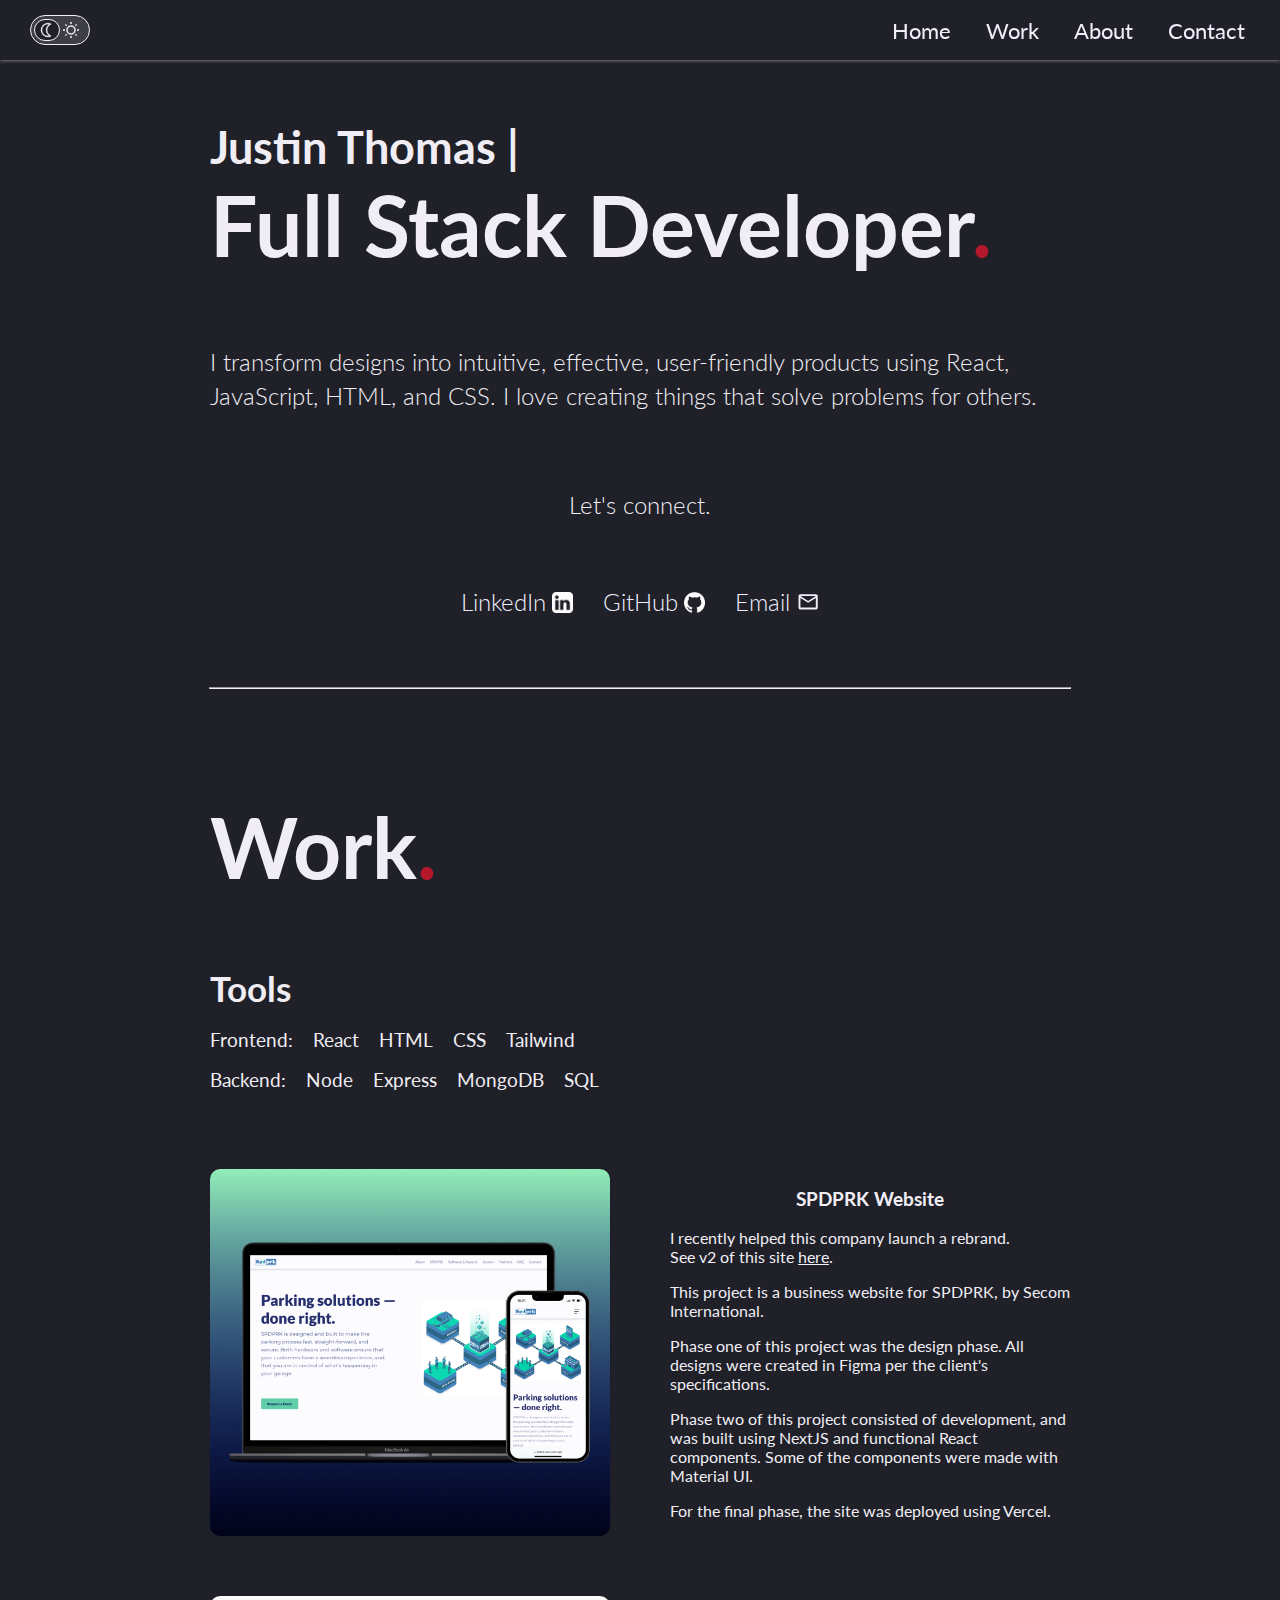
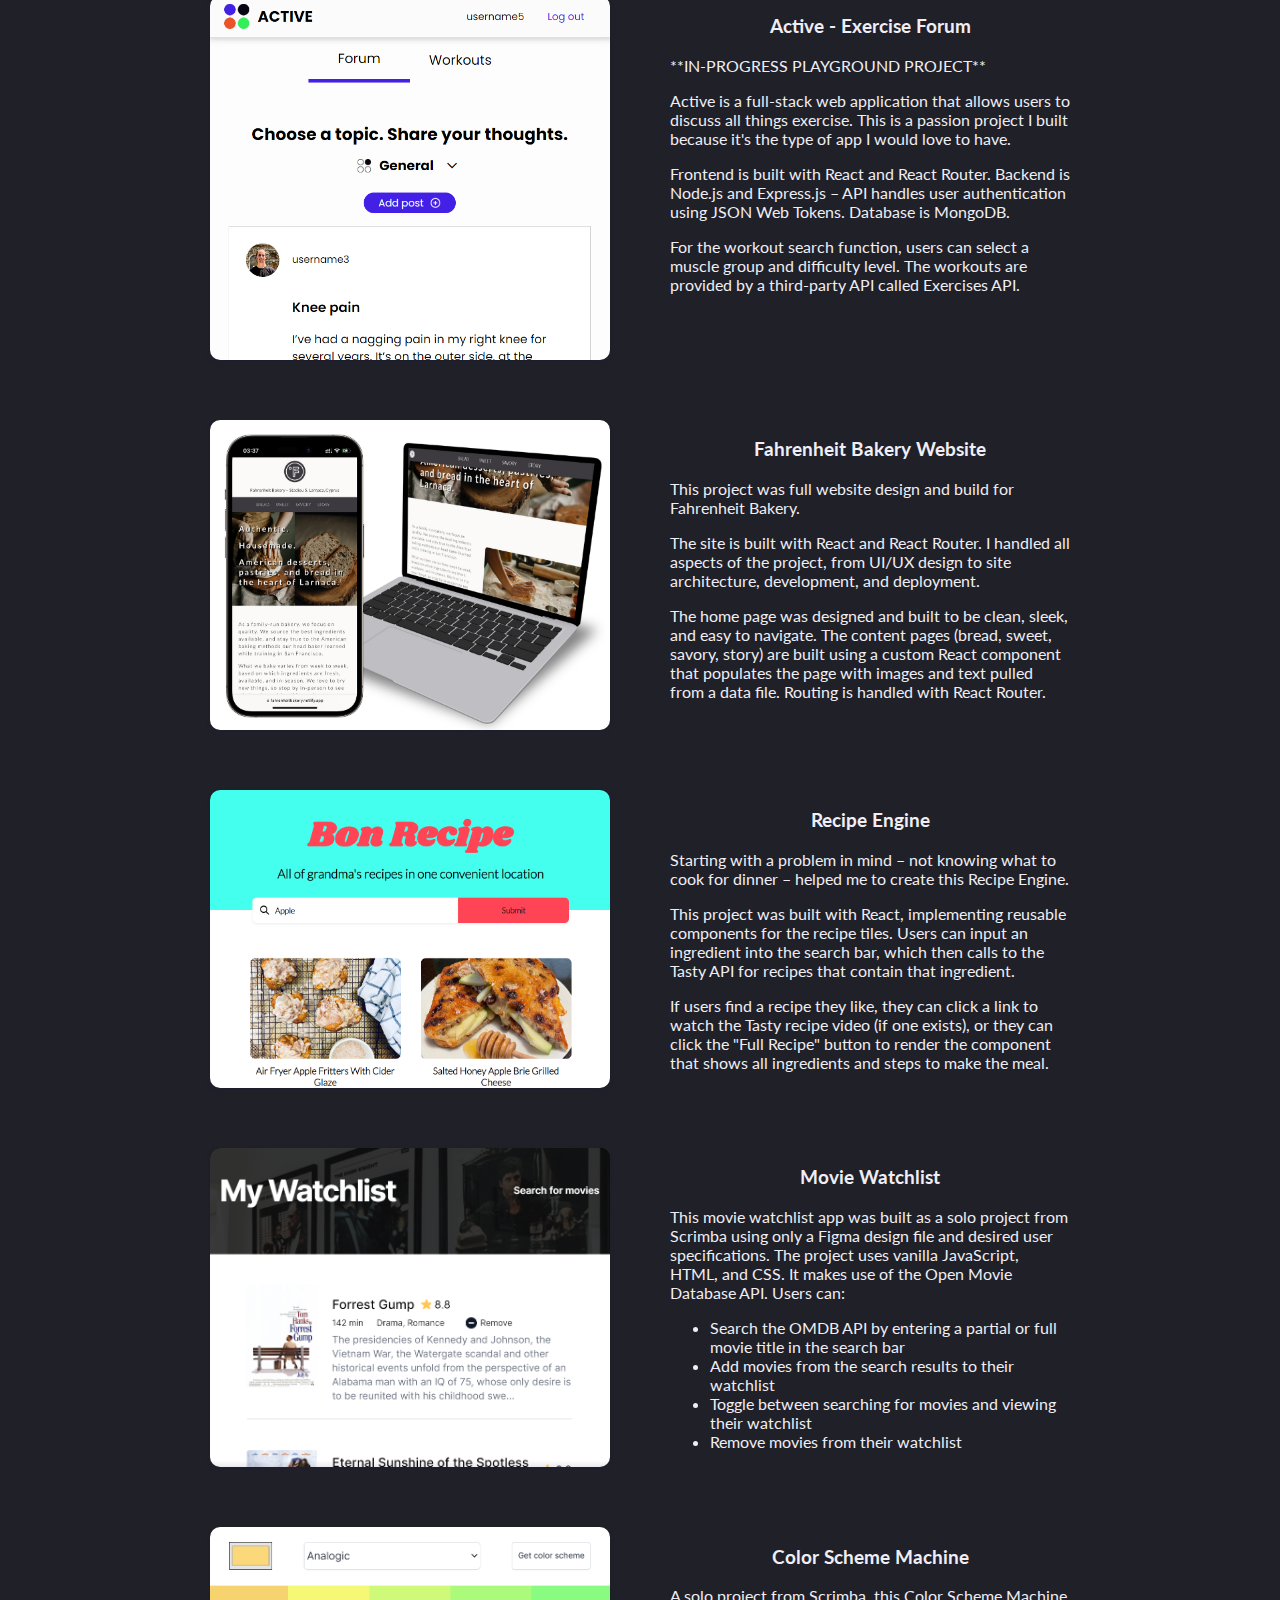
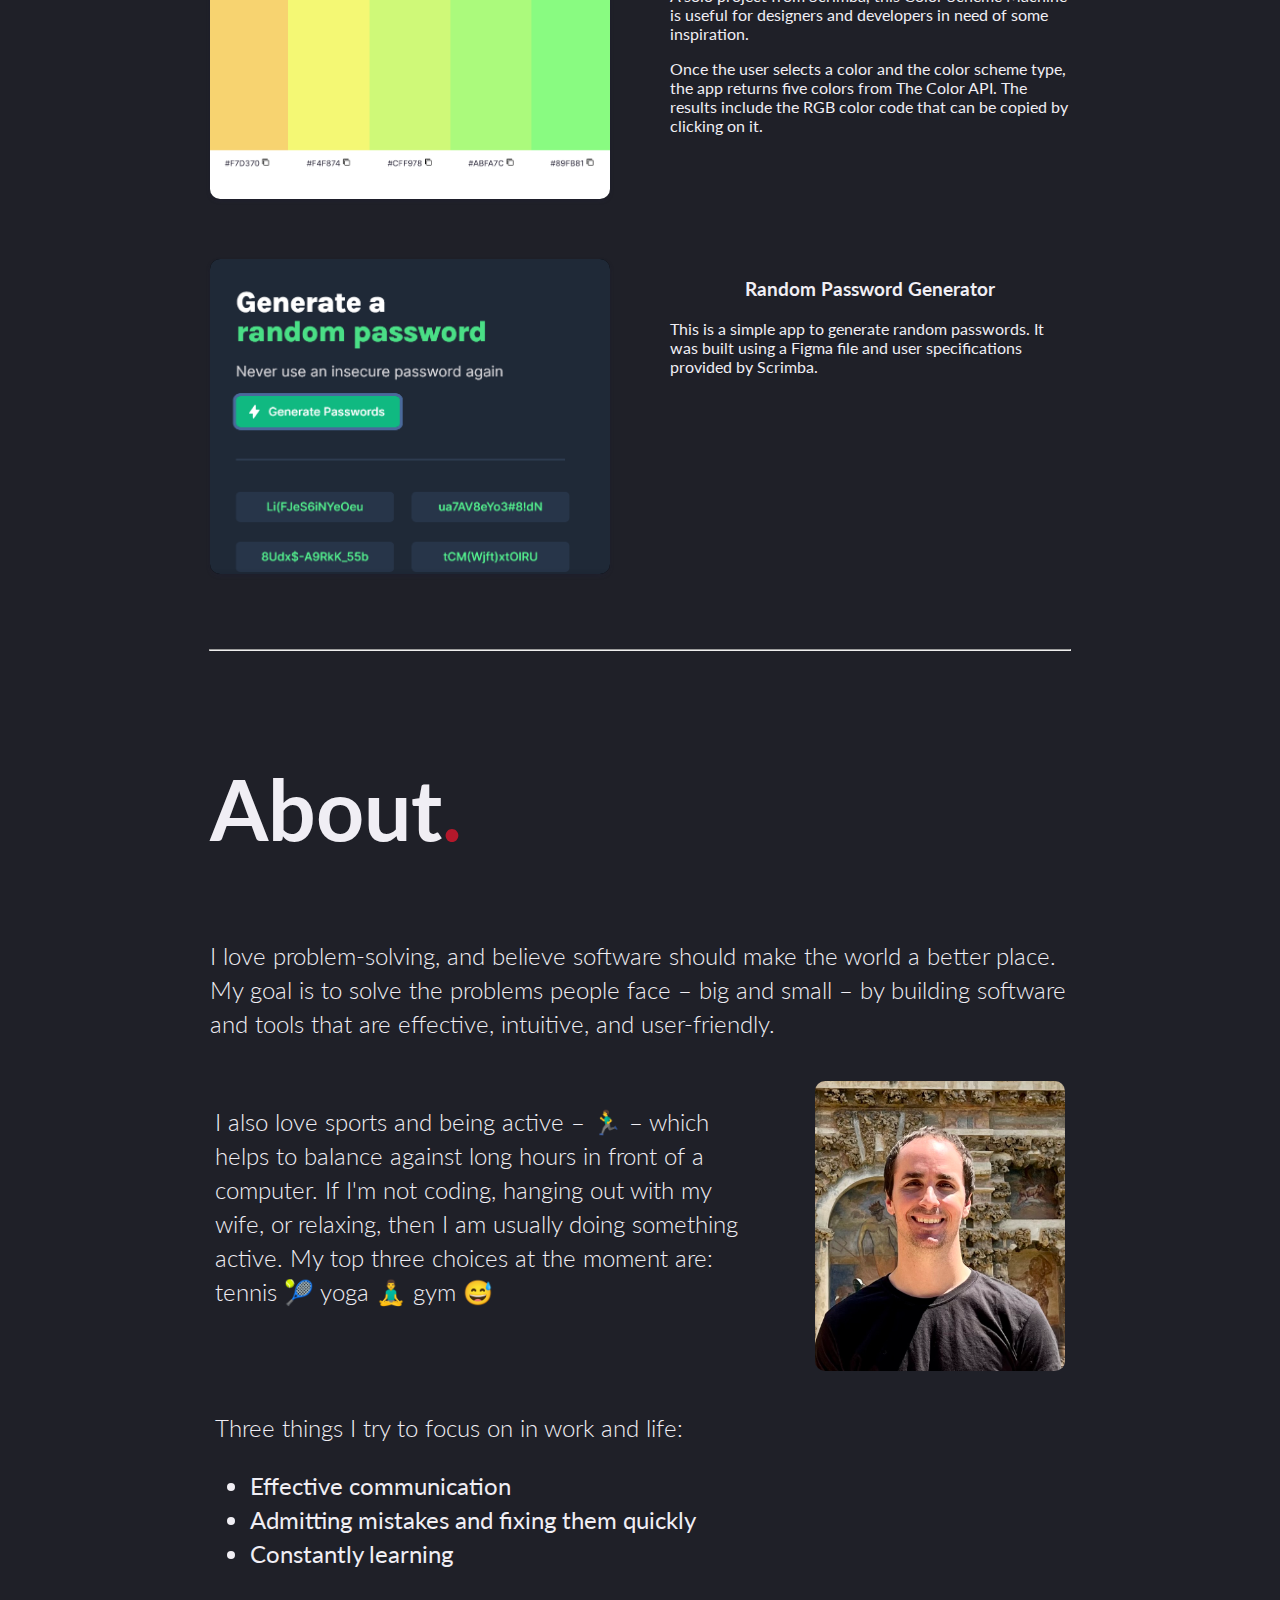
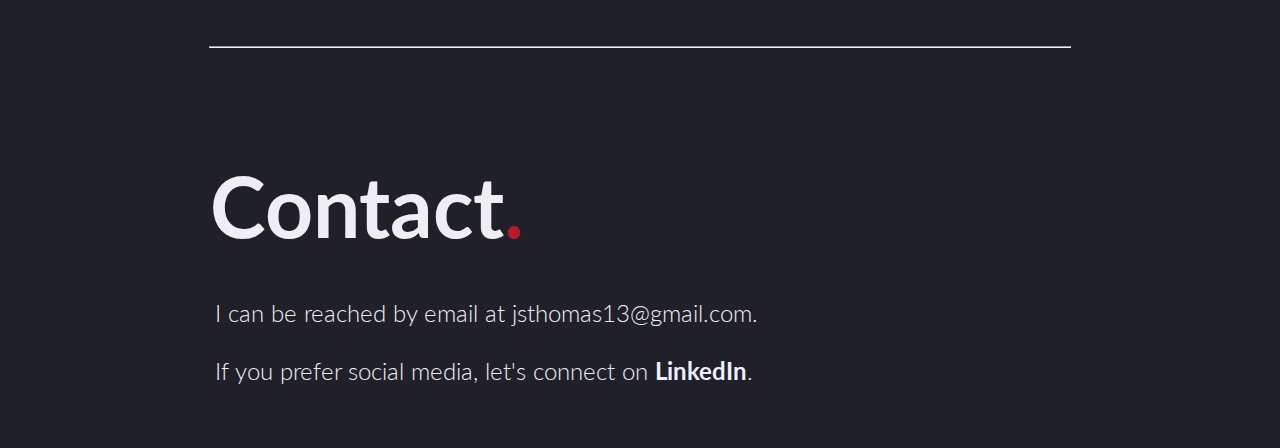
<file: index.html>
<!DOCTYPE html>
<html lang="en">
  <head>
    <meta charset="UTF-8">
    <meta name="viewport" content="width=device-width, initial-scale=1.0">
    <meta http-equiv="X-UA-Compatible" content="ie=edge">
    <title>Justin Thomas | Portfolio</title>
    <link rel="preconnect" href="https://fonts.googleapis.com">
    <link rel="preconnect" href="https://fonts.gstatic.com" crossorigin>
    <link href="https://fonts.googleapis.com/css2?family=Lato:wght@300&family=Raleway:ital,wght@0,400;0,700;1,400&display=swap" rel="stylesheet">
    <link rel="stylesheet" href="style.css">
  </head>
  <body>
    <nav id="navbar" class="navbar">
        <div class="mode-button-container">
            <label class="switch">
                <input id="mode-button" type="checkbox">
                <span class="slider round" id="slider-round">
                    <div class="dark-mode-icon-container">
                        <img class="dark-mode-icon-moon" src="/images/moon-icon.png" alt="moon-icon"/>
                        <img class="dark-mode-icon" src="/images/sun-icon.png" alt="sun-icon"/>
                    </div>
                </span>
            </label>
        </div>
        <div class="menu-items">
            <div><a id="home-button" href="#" class="underline">Home</a></div>
            <div><a id="projects-button" href="#work-section-title" class="underline">Work</a></div>
            <div><a id="about-button" href="#about-section-title" class="underline">About</a></div>
            <div><a id="contact-button" href="#contact-section-title" class="underline">Contact</a></div>
        </div>
    </nav>
    <!-- Beginning of Introduction section -->
    <div class="intro">
        <h1 id="title" class="title">Justin Thomas |</h1>
        <span id="role" class="role">Full Stack Developer<span class="red">.</span></span>
        <h3 id="summary" class="summary">I transform designs into intuitive, effective, user-friendly products using React, JavaScript, HTML, and CSS. I love creating things that solve problems for others.</h3>
        <h3 id="summary2" class="summary2">Let's connect.</h3>
        <div class="social-icons">
            <a id="linkedin-text" class="linkedin-text" href="https://linkedin.com/in/justin-thomas-9b4237b9" target="_blank"><div class="social-container"><p>LinkedIn</p><img id="linkedin-image" src="./images/linkedin-light.png" class="linkedin"/></div></a>
            <a id="github-text" class="github-text" href="https://github.com/justinshane13" target="_blank"><div class="social-container"><p>GitHub</p><img id="github-image" src="./images/GitHub-Mark-Light-120px-plus.png" class="linkedin"/></div></a>
            <a id="email-text" class="email-text" onclick="sendEmail()" href="#0"><div class="social-container"><p>Email</p><img id="email-image" src="./images/mail.svg" class="email-image"/></div></a>
        </div>
    </div>
    <hr id="work-divider"/>
    <!-- Beginning of Work section -->
    <div class="work-section-container">
        <div id="work-section-title" class="section-title">
            <div id="projects-section-title" class="role">Work<span class="red">.</span></div>
        </div>
        <!-- Specify tools used -->
        <div id="tools-section" class="tools-section">
            <p class="tools-title">Tools</p>
            <div class="tools-list">
                <p class="tool-item">Frontend:</p>
                <p class="tool-item">React</p>
                <p class="tool-item">HTML</p>
                <p class="tool-item">CSS</p>
                <p class="tool-item">Tailwind</p>
            </div>
            <div class="tools-list">
                <p class="tool-item">Backend:</p>
                <p class="tool-item">Node</p>
                <p class="tool-item">Express</p>
                <p class="tool-item">MongoDB</p>
                <p class="tool-item">SQL</p>
            </div>
        </div>
        <div id="projects-container" class="projects-container">
            <div class="img-container" id="img-container7">
                <img src="./images/portfolio_spdprk_image.png" class="project-img" id="project-img7"/>
                <a class="img-button-a" id="img-button-q" href="https://spdprk-site.vercel.app" target="_blank">Live Site</a>
                <a class="img-button-b" id="img-button-r" href="https://github.com/justinshane13/SPDPRK-site" target="_blank">GitHub</a>
                <div class="made-with" id="made-with7">
                    <p class="built">Built with:</p>
                    <p class="tools">NextJS | React | Material UI<br>HTML | CSS | Vercel</p>
                </div>
            </div>
            <div>
                <h3>SPDPRK Website</h3>
                <div class="project-description">
                    <p>I recently helped this company launch a rebrand.<br>See v2 of this site <a href="https://spdprk.com" target="_blank" style="color: inherit;">here</a>.</p>
                    <p>This project is a business website for SPDPRK, by Secom International.</p>
                    <p>Phase one of this project was the design phase. All designs were created in Figma per the client's specifications.</p>
                    <p>Phase two of this project consisted of development, and was built using NextJS and functional React components. Some of the components were made with Material UI.</p>
                    <p>For the final phase, the site was deployed using Vercel.</p>
                </div>
            </div>
            <div class="img-container" id="img-container6">
                <img src="./images/Social-App.png" class="project-img" id="project-img6"/>
                <a class="img-button-a" id="img-button-o" href="https://social-frontend-7ruj.onrender.com/" target="_blank">Live Site</a>
                <a class="img-button-b" id="img-button-p" href="https://github.com/justinshane13/social-frontend" target="_blank">GitHub</a>
                <div class="made-with" id="made-with6">
                    <p class="built">Built with:</p>
                    <p class="tools">React | React Router | Node.js<br>Express.js | MongoDB | Exercises API</p>
                </div>
            </div>
            <div>
                <h3>Active - Exercise Forum</h3>
                <div class="project-description">
                    <p>**IN-PROGRESS PLAYGROUND PROJECT**</p>
                    <p>Active is a full-stack web application that allows users to discuss all things exercise. This is a passion project I built because it's the type of app I would love to have.</p>
                    <p>Frontend is built with React and React Router. Backend is Node.js and Express.js – API handles user authentication using JSON Web Tokens. Database is MongoDB.</p>
                    <p>For the workout search function, users can select a muscle group and difficulty level. The workouts are provided by a third-party API called Exercises API.</p>
                </div>
            </div>
            <div class="img-container" id="img-container5">
                <img src="./images/Combo-Mockup.png" class="project-img" id="project-img5"/>
                <a class="img-button-a" id="img-button-m" href="https://fahrenheitbakery.com/" target="_blank">Live Site</a>
                <a class="img-button-b" id="img-button-n" href="https://github.com/justinshane13/fahrenheit_website" target="_blank">GitHub</a>
                <div class="made-with" id="made-with5">
                    <p class="built">Built with:</p>
                    <p class="tools">React | React Router<br>JavaScript | HTML | CSS</p>
                </div>
            </div>
            <div>
                <h3>Fahrenheit Bakery Website</h3>
                <div class="project-description">
                    <p>This project was full website design and build for Fahrenheit Bakery.</p>
                    <p>The site is built with React and React Router. I handled all aspects of the project, from UI/UX design to site architecture, development, and deployment.</p>
                    <p>The home page was designed and built to be clean, sleek, and easy to navigate. The content pages (bread, sweet, savory, story) are built using a custom React component that populates the page with images and text pulled from a data file. Routing is handled with React Router.</p>
                </div>
            </div>
            <div class="img-container" id="img-container2">
                <img src="./images/Recipe-Generator-Image.png" class="project-img" id="project-img2"/>
                <a class="img-button-a" id="img-button-d" href="https://recipegeneratorjt.netlify.app" target="_blank">Live Site</a>
                <a class="img-button-b" id="img-button-e" href="https://github.com/justinshane13/Recipe-Generator" target="_blank">GitHub</a>
                <div class="made-with" id="made-with2">
                    <p class="built">Built with:</p>
                    <p class="tools">React | JavaScript | HTML<br>CSS | Tasty API</p>
                </div>
            </div>
            <div>
                <h3>Recipe Engine</h3>
                <div class="project-description">
                    <p>Starting with a problem in mind – not knowing what to cook for dinner – helped me to create this Recipe Engine.</p>
                    <p>This project was built with React, implementing reusable components for the recipe tiles. Users can input an ingredient into the search bar, which then calls to the Tasty API for recipes that contain that ingredient.</p>
                    <p>If users find a recipe they like, they can click a link to watch the Tasty recipe video (if one exists), or they can click the "Full Recipe" button to render the component that shows all ingredients and steps to make the meal.</p>
                </div>
            </div>
            <div class="img-container" id="img-container1">
                <img src="./images/MovieWatchlist1.png" class="project-img" id="project-img1"/>
                <a class="img-button-a" id="img-button-a" href="https://moviewatchlistjt.netlify.app" target="_blank">Live Site</a>
                <a class="img-button-b" id="img-button-b" href="https://github.com/justinshane13/Movie-Watchlist" target="_blank">GitHub</a>
                <div class="made-with" id="made-with1">
                    <p class="built">Built with:</p>
                    <p class="tools">JavaScript | HTML<br>CSS | OMDB API</p>
                </div>
            </div>
            <div>
                <h3>Movie Watchlist</h3>
                <div class="project-description">
                    <p>This movie watchlist app was built as a solo project from Scrimba using only a Figma design file and desired user specifications. The project uses vanilla JavaScript, HTML, and CSS. It makes use of the Open Movie Database API. Users can:</p>
                    <ul>
                        <li>Search the OMDB API by entering a partial or full movie title in the search bar</li>
                        <li>Add movies from the search results to their watchlist</li>
                        <li>Toggle between searching for movies and viewing their watchlist</li>
                        <li>Remove movies from their watchlist</li>
                    </ul>
                </div>
                <p></p>
            </div>
            <div class="img-container" id="img-container3">
                <img src="./images/Color Scheme Generator.png" class="project-img" id="project-img3"/>
                <a class="img-button-a" id="img-button-g" href="https://colorschemegeneratorjt.netlify.app" target="_blank">Live Site</a>
                <a class="img-button-b" id="img-button-h" href="https://github.com/justinshane13/Color-Scheme-Generator" target="_blank">GitHub</a>
                <div class="made-with" id="made-with3">
                    <p class="built">Built with:</p>
                    <p class="tools">JavaScript | HTML<br>CSS | The Color API</p>
                </div>
            </div>
            <div>
                <h3>Color Scheme Machine</h3>
                <div class="project-description">
                    <p>A solo project from Scrimba, this Color Scheme Machine is useful for designers and developers in need of some inspiration.</p>
                    <p>Once the user selects a color and the color scheme type, the app returns five colors from The Color API. The results include the RGB color code that can be copied by clicking on it.</p>
                </div>
            </div>
            <div class="img-container" id="img-container4">
                <img src="./images/Password Generator.png" class="project-img" id="project-img4"/>
                <a class="img-button-a" id="img-button-j" href="https://passwordgeneratorjt.netlify.app" target="_blank">Live Site</a>
                <a class="img-button-b" id="img-button-k" href="https://github.com/justinshane13/Password-Generator" target="_blank">GitHub</a>
                <div class="made-with" id="made-with4">
                    <p class="built">Built with:</p>
                    <p class="tools">JavaScript | HTML | CSS</p>
                </div>
            </div>
            <div>
                <h3>Random Password Generator</h3>
                <div class="project-description">
                    <p>This is a simple app to generate random passwords. It was built using a Figma file and user specifications provided by Scrimba.</p>
                </div>
            </div>
        </div>
    </div>
    <hr/>
    <!-- Beginning of About section -->
    <div class="about-container" id="about-container">
        <div id="about-section-title" class="section-title">
            <div id="about-section-title" class="role">About<span class="red">.</span></div>
        </div>
        <h3 class="about-summary-work">I love problem-solving, and believe software should make the world a better place. My goal is to solve the problems people face – big and small – by building software and tools that are effective, intuitive, and user-friendly.</h3>
        <div class="about-with-photo">
            <h3 class="about-summary-personal">I also love sports and being active – 🏃‍♂️ – which helps to balance against long hours in front of a computer. If I'm not coding, hanging out with my wife, or relaxing, then I am usually doing something active. My top three choices at the moment are: tennis 🎾 yoga 🧘‍♂️ gym 😅</h3>
            <img src="./images/IMG_2040.jpg" class="headshot"/>
        </div>
        <h3 class="about-summary-work2">Three things I try to focus on in work and life:</h3>
        <div class="about-list">
            <ul>
                <li>Effective communication</li>
                <li>Admitting mistakes and fixing them quickly</li>
                <li>Constantly learning</li>
            </ul>
        </div>
    </div>
    <hr/>
    <!-- Beginning of Contact section -->
    <div id="contact-section" class="contact-section">
        <div id="contact-section-title" class="section-title">
            <div id="contact-section-title" class="role">Contact<span class="red">.</span></div>
        </div>
        <div class="contact-text">
            <p>I can be reached by email at jsthomas13@gmail.com.</p>
            <p>If you prefer social media, let's connect on <a id="linkedin-text2" class="linkedin-text underline bold"href="https://linkedin.com/in/justin-thomas-9b4237b9" target="_blank">LinkedIn</a>.</p>
        </div>
    </div>
	<script src="index.js"></script>
  </body>
</html>
</file>
<file: style.css>
html {
    scroll-behavior: smooth;
}

body {
    text-align: center;
    justify-content: center;
    margin: 0px 0px 60px 0px;
    background-color: rgb(31, 32, 40);
    color: rgb(240, 238, 244);
    font-family: Lato, sans-serif;
    position: relative;
    overflow-x: hidden;
}

body:before {
    background-size: cover;
    content: '';
    position: absolute;
    left: 0; right: 0; top: 0; bottom: 0;
    z-index: -1;
    opacity: 0.2;
}

.navbar {
    height: 60px;
    display: flex;
    justify-content: right;
    align-items: center;
    font-size: 22px;
    width: 100%;
    position: fixed;
    top: 0;
    background-color: rgb(31, 32, 40);
    box-shadow: 0px 1px 3px rgb(120, 119, 122);
    z-index: 100;
}

.menu-items {
    display: flex;
}

.mode-button-container {
    margin-right: auto;
    display: flex;
    align-items: center;
}

/* The switch - the box around the slider */
.switch {
    position: relative;
    display: inline-block;
    width: 60px;
    height: 30px;
    margin-left: 30px;
}

/* Hide default HTML checkbox */
.switch input {
    opacity: 0;
    width: 0;
    height: 0;
}

.dark-mode-icon-container {
    display: flex;
    justify-content: space-between;
}

.dark-mode-icon-moon {
    width: 16px;
    height: 16px;
    margin-left: -1px;
    margin-top: 3px;
    margin-right: 2px;
    z-index: 99;
}

.dark-mode-icon {
    width: 16px;
    height: 16px;
    margin-top: 3px;
    margin-right: 2px;
    z-index: 99;
}

/* The slider */
.slider {
    position: absolute;
    cursor: pointer;
    top: 0;
    left: 0;
    right: 0;
    bottom: 0;
    background-color: rgb(61, 62, 70);
    border: 1px solid rgb(240, 238, 244);
    -webkit-transition: .4s;
    transition: .4s;
}

.slider:before {
    position: absolute;
    content: "";
    height: 20px;
    width: 24px;
    left: 3px;
    bottom: 3px;
    border: 1px solid rgb(240, 238, 244);
    background-color: rgb(31, 32, 40);
    -webkit-transition: .4s;
    transition: .4s;
}

input {
    background-color: rgb(31, 32, 40);
}

input:checked {
    background-color: rgb(31, 32, 40);
}

input:checked + .slider:before {
    -webkit-transform: translateX(24px);
    -ms-transform: translateX(24px);
    transform: translateX(24px);
}

/* Rounded sliders */
.slider.round {
    border-radius: 30px;
    font-size: 15px;
    padding-top: 3px;
    padding-right: 8px;
    padding-left: 8px;
    text-align: right;
    color: black;
    font-weight: bold;
}

.slider.round:before {
    border-radius: 11px;
}

.navbar a {
    text-decoration: none;
    color: rgb(240, 238, 252);
    margin-right: 35px;
}

.underline {
    display: inline;
    position: relative;
    overflow: hidden;
}

.underline-light {
    display: inline;
    position: relative;
    overflow: hidden;
}

.underline:after {
    content: "";
    position: absolute;
    z-index: -1;
    left: 0;
    right: 100%;
    bottom: -4px;
    background: rgb(180, 24, 43);
    height: 2px;
    transition-property: left right;
    transition-duration: 0.3s;
    transition-timing-function: ease-out;
}

.underline-light:after {
    content: "";
    position: absolute;
    z-index: -1;
    left: 0;
    right: 100%;
    bottom: -4px;
    background: rgb(180, 24, 43);
    height: 2px;
    transition-property: left right;
    transition-duration: 0.3s;
    transition-timing-function: ease-out;
}

.underline:hover:after,
.underline:focus:after,
.underline:active:after {
    right: 0;
}

.underline-light:hover:after,
.underline-light:focus:after,
.underline-light:active:after {
    right: 0;
}

.intro {
    margin-top: 60px;
    justify-content: center;
    width: 860px;
    text-align: left;
    margin-left: auto;
    margin-right: auto;
    margin-top: 120px;
}

.title {
    font-size: 45px;
    font-weight: bold;
    margin-left: auto;
    margin-right: auto;
    margin-bottom: 0px;
    width: 100%;
}

.role {
    font-size: 84px;
    font-weight: bold;
    margin-top: 0px;
    width: 100%;
    text-align: left;
}

.red {
    color: rgb(180, 24, 43);
}

.blue {
    color: rgb(24, 42, 180);
}

.green {
    color: rgb(42, 180, 24)
}

.summary {
    font-size: 24px;
    width: 100%;
    text-align: left;
    font-weight: 300;
    line-height: 34px;
    margin-top: 70px;
}

.summary2 {
    font-size: 24px;
    width: 100%;
    text-align: center;
    font-weight: 300;
    line-height: 34px;
    margin-top: 75px;
}

.social-icons {
    display: flex;
    justify-content: center;
    margin-top: 40px;
}

.linkedin {
    height: 21px;
    float: right;
    margin-left: 6px;
}

.email-image {
    height: 24px;
    float: right;
    margin-left: 6px;
}

.linkedin-text {
    font-size: 24px;
    font-weight: 300;
    text-decoration: none;
    color:rgb(240, 238, 252);
    line-height: 20px;
}

.github-text {
    font-size: 24px;
    font-weight: 300;
    text-decoration: none;
    color:rgb(240, 238, 252);
    margin-left: 30px;
    line-height: 20px;
}

.email-text {
    font-size: 24px;
    font-weight: 300;
    text-decoration: none;
    color:rgb(240, 238, 252);
    line-height: 20px;
    margin-left: 30px;
}

hr {
    width: 860px;
    margin-top: 75px;
}

.section-title {
    width: 860px;
    margin-left: auto;
    margin-right: auto;
    margin-top: 0px;
    height: 200px;
    display: flex;
    align-items: flex-end;
}

.tools-section {
    margin-top: 70px;
    text-align: left;
}

.tools-title {
    font-size: 2.2em;
    font-weight: bold;
    margin-bottom: 0px;
}

.tools-list {
    display: flex;
    height: 40px;
}

.tool-item {
    margin-right: 20px;
    font-size: 1.2em;
}

.projects-title {
    font-size: 2.2em;
    font-weight: bold;
    margin-bottom: 0px;
    margin-top: 80px;
    width: 90%;
    text-align: left;
}

.work-section-container {
    width: 860px;
    margin-left: auto;
    margin-right: auto;
}

.projects-container {
    width: 860px;
    display: grid;
    grid-template-columns: 400px 400px;
    grid-gap: 60px;
    margin-left: auto;
    margin-right: auto;
    margin-top: 80px;
}

.img-container {
    position: relative;
    background-color: black;
    border-radius: 10px;
    height: 100%;
    width: 100%;
}

.img-container img {
    height: 100%;
    width: 100%;
    transition: .5s;
}

.img-container .img-button-a {
    position: absolute;
    top: 20%;
    left: 30%;
    transform: translate(-50%, -50%);
    -ms-transform: translate(-50%, -50%);
    font-weight: bold;
    background-color: transparent;
    background-repeat: no-repeat;
    color: rgb(240, 238, 252);
    font-size: 18px;
    padding: 6px 6px;
    border: none;
    cursor: pointer;
    border-radius: 5px;
    opacity: 0;
    transition: .5s;
    font-family: Lato;
    text-decoration: none;
}

.img-container .img-button-b {
    position: absolute;
    top: 20%;
    left: 70%;
    transform: translate(-50%, -50%);
    -ms-transform: translate(-50%, -50%);
    font-weight: bold;
    background-color: transparent;
    background-repeat: no-repeat;
    color: rgb(240, 238, 252);
    font-size: 18px;
    padding: 6px 6px;
    border: none;
    cursor: pointer;
    border-radius: 5px;
    opacity: 0;
    transition: .5s;
    font-family: Lato;
    text-decoration: none;
}

.img-container button:hover {
    background-color: rgb(63, 150, 156);
    opacity: .5;
}

.project-img {
    border-radius: 10px;
    box-shadow: rgba(50, 50, 93, 0.25) 0px 2px 5px -1px, rgba(0, 0, 0, 0.3) 0px 1px 3px -1px;
    object-fit: cover;
}

.made-with {
    width: 100%;
    position: absolute;
    top: 77%;
    left: 50%;
    transform: translate(-50%, -50%);
    -ms-transform: translate(-50%, -50%);
    font-size: 18px;
    color: rgb(240, 238, 252);
    font-weight: bold;
    opacity: 0;
    transition: .5s;
    font-family: Lato;
}

.built {
    font-size: 14px;
    font-family: Lato;
    margin-bottom: 0px;
}

.tools {
    margin-top: 5px;
}

.project-description {
    text-align: left;
}

.about-title {
    font-size: 84px;
    font-weight: bold;
}

.about-summary-work {
    font-size: 24px;
    width: 100%;
    text-align: left;
    font-weight: 300;
    margin-top: 80px;
    margin-left: auto;
    margin-right: auto;
    line-height: 34px;
}

.about-summary-personal {
    font-size: 24px;
    text-align: left;
    font-weight: 300;
    line-height: 34px;
}

.headshot {
    object-fit: cover;
    width: 250px;
    height: 290px;
    border-radius: 10px;
    margin-left: 50px;
}

.about-with-photo {
    display: flex;
    width: 850px;
    margin-left: auto;
    margin-right: auto;
    margin-top: 40px;
}

.social-container {
    display: flex;
    height: 20px;
    align-items: center;
    margin-top: 30px;
}

.social-container:hover {
    font-weight: bold;
}

.about-container {
    width: 860px;
    margin-left: auto;
    margin-right: auto;
}

.about-summary-work2 {
    font-size: 24px;
    width: 850px;
    text-align: left;
    font-weight: 300;
    margin-left: auto;
    margin-right: auto;
    line-height: 34px;
    margin-top: 40px;
}

.about-list {
    font-size: 24px;
    text-align: left;
    margin-top: 0px;
    line-height: 34px;
    width: 850px;
}

.contact-text {
    font-size: 24px;
    width: 850px;
    text-align: left;
    font-weight: 300;
    margin-left: auto;
    margin-right: auto;
    line-height: 34px;
    margin-top: 40px;
}

.bold {
    font-weight: bold;
}

@media screen and (max-width: 940px) {
    .intro {
        width: 600px;
        margin-left: auto;
        margin-right: auto;
    }

    hr {
        width: 600px;
    }

    .section-title {
        width: 600px;
    }

    .projects-container {
        width: 600px;
        display: grid;
        gap: 60px;
        grid-template-columns: 600px;
        margin-left: auto;
        margin-right: auto;
    }

    .work-section-container {
        width: 600px;
        margin-left: auto;
        margin-right: auto;
    }

    .img-container .img-button-a {
        font-size: 30px;
    }

    .img-container .img-button-b {
        font-size: 30px;
    }

    .img-container .img-button-c {
        font-size: 30px;
    }

    .made-with {
        font-size: 24px;
    }

    .built {
        font-size: 18px;
    }

    .about-container {
        width: 600px;
    }

    .about-with-photo {
        display: flex;
        width: 600px;
        margin-left: auto;
        margin-right: auto;
        margin-top: 80px;
        align-items: center;
    }

    .about-list {
        width: 600px;
    }

    .contact-text {
        width: 600px;
    }
}

@media screen and (max-width: 700px) {
    .intro {
        width: 500px;
        margin-left: auto;
        margin-right: auto;
    }

    hr {
        width: 500px;
    }

    .projects-container {
        width: 500px;
        display: grid;
        gap: 50px;
        grid-template-columns: 500px;
        margin-left: auto;
        margin-right: auto;
    }

    .work-section-container {
        width: 500px;
        margin-left: auto;
        margin-right: auto;
    }

    .section-title {
        width: 500px;
    }

    .about-container {
        width: 500px;
    }

    .about-with-photo {
        display: flex;
        flex-direction: column;
        width: 500px;
        margin-left: auto;
        margin-right: auto;
        margin-top: 80px;
        align-items: center;
    }

    .about-summary-work2 {
        width: 500px;
    }

    .about-list {
        width: 500px;
    }

    .headshot {
        margin-top: 50px;
    }

    .contact-text {
        width: 500px;
    }
}

@media screen and (max-width: 600px) {
    .navbar {
        height: 60px;
        display: flex;
        justify-content: right;
        align-items: center;
        font-size: 16px;
        width: 100%;
    }

    .navbar a {
        text-decoration: none;
        color: rgb(240, 238, 252);
        margin-right: 20px;
    }

    .intro {
        width: 350px;
        margin-left: auto;
        margin-right: auto;
    }

    hr {
        width: 350px;
    }

    .section-title {
        width: 3500px;
    }

    .title {
        font-size: 40px;
    }

    .role {
        font-size: 51px;
        width: 100%;
    }

    .summary {
        font-size: 20px;
    }

    .summary2 {
        font-size: 20px;
    }

    .linkedin-text {
        font-size: 20px;
    }

    .github-text {
        font-size: 20px;
    }

    .email-text {
        font-size: 20px;
    }

    .projects-container {
        width: 350px;
        display: grid;
        gap: 40px;
        grid-template-columns: 350px;
        margin-left: auto;
        margin-right: auto;
    }

    .section-title {
        width: 350px;
        height: 150px;
        margin-top: -30px;
    }

    .work-section-container {
        width: 350px;
        margin-left: auto;
        margin-right: auto;
    }

    .img-container .img-button-a {
        font-size: 18px;
    }

    .img-container .img-button-b {
        font-size: 18px;
    }

    .img-container .img-button-c {
        font-size: 18px;
    }

    .made-with {
        font-size: 18px;
    }

    .built {
        font-size: 14px;
    }

    .about-container {
        width: 350px;
        margin-left: auto;
        margin-right: auto;
    }

    .about-summary-work {
        font-size: 20px;
        width: 350px;
    }

    .about-summary-personal {
        font-size: 20px;
        width: 350px;
    }

    .about-summary-work2 {
        font-size: 20px;
        width: 350px;
        margin-left: auto;
    }

    .about-with-photo {
        display: flex;
        flex-direction: column;
        width: 350px;
        margin-left: auto;
        margin-right: auto;
        margin-top: 40px;

    }

    .about-list {
        font-size: 20px;
        width: 330px;
    }

    .headshot {
        margin-top: 40px;
    }

    .contact-text {
        width: 350px;
        font-size: 20px;
    }
}

@media screen and (max-width: 550px) {
    .intro {
        width: 300px;
        margin-left: auto;
        margin-right: auto;
    }

    .title {
        font-size: 35px;
    }
    
    .role {
        font-size: 55px;
    }

    hr {
        width: 300px;
    }

    .section-title {
        width: 300px;
        margin-top: -60px;
    }

    .role {
        width: 100%;
    }

    .projects-container {
        width: 300px;
        display: grid;
        gap: 40px;
        grid-template-columns: 300px;
        margin-left: auto;
        margin-right: auto;
        margin-top: 50px;
    }

    .social-icons {
        width: 300px;
        display: flex;
        flex-direction: column;
        justify-content: center;
        align-items: center;
        text-align: center;
        margin-top: 30px;
    }

    .github-text {
        font-size: 20px;
        font-weight: 300;
        text-decoration: none;
        color:rgb(240, 238, 252);
        margin-left: 0px;
        line-height: 20px;
    }
    
    .email-text {
        font-size: 20px;
        font-weight: 300;
        text-decoration: none;
        color:rgb(240, 238, 252);
        line-height: 20px;
        margin-left: 0px;
    }

    .tools-section {
        width: 300px;
        margin-left: auto;
        margin-right: auto;
    }

    .tools-title {
        font-size: 1.6em;
    }

    .tools-list {
        width: 100%;
        font-size: 1em;
    }

    .tool-item {
        font-size: 1em;
        margin-right: 10px;
    }

    .about-container {
        width: 300px;
    }

    .about-summary-work {
        font-size: 20px;
    }

    .about-summary-personal {
        font-size: 20px;
        width: 300px;
    }

    .about-summary-work2 {
        font-size: 20px;
        width: 300px;
    }

    .about-list {
        font-size: 20px;
        width: 100%;
    }

    .about-with-photo {
        display: flex;
        flex-direction: column;
        width: 300px;
        margin-left: auto;
        margin-right: auto;
        margin-top: 40px;
    }

    .headshot {
        margin-top: 40px;
        margin-left: auto;
        margin-right: auto;
    }

    .contact-text {
        width: 300px;
        font-size: 20px;
    }
}
</file>
